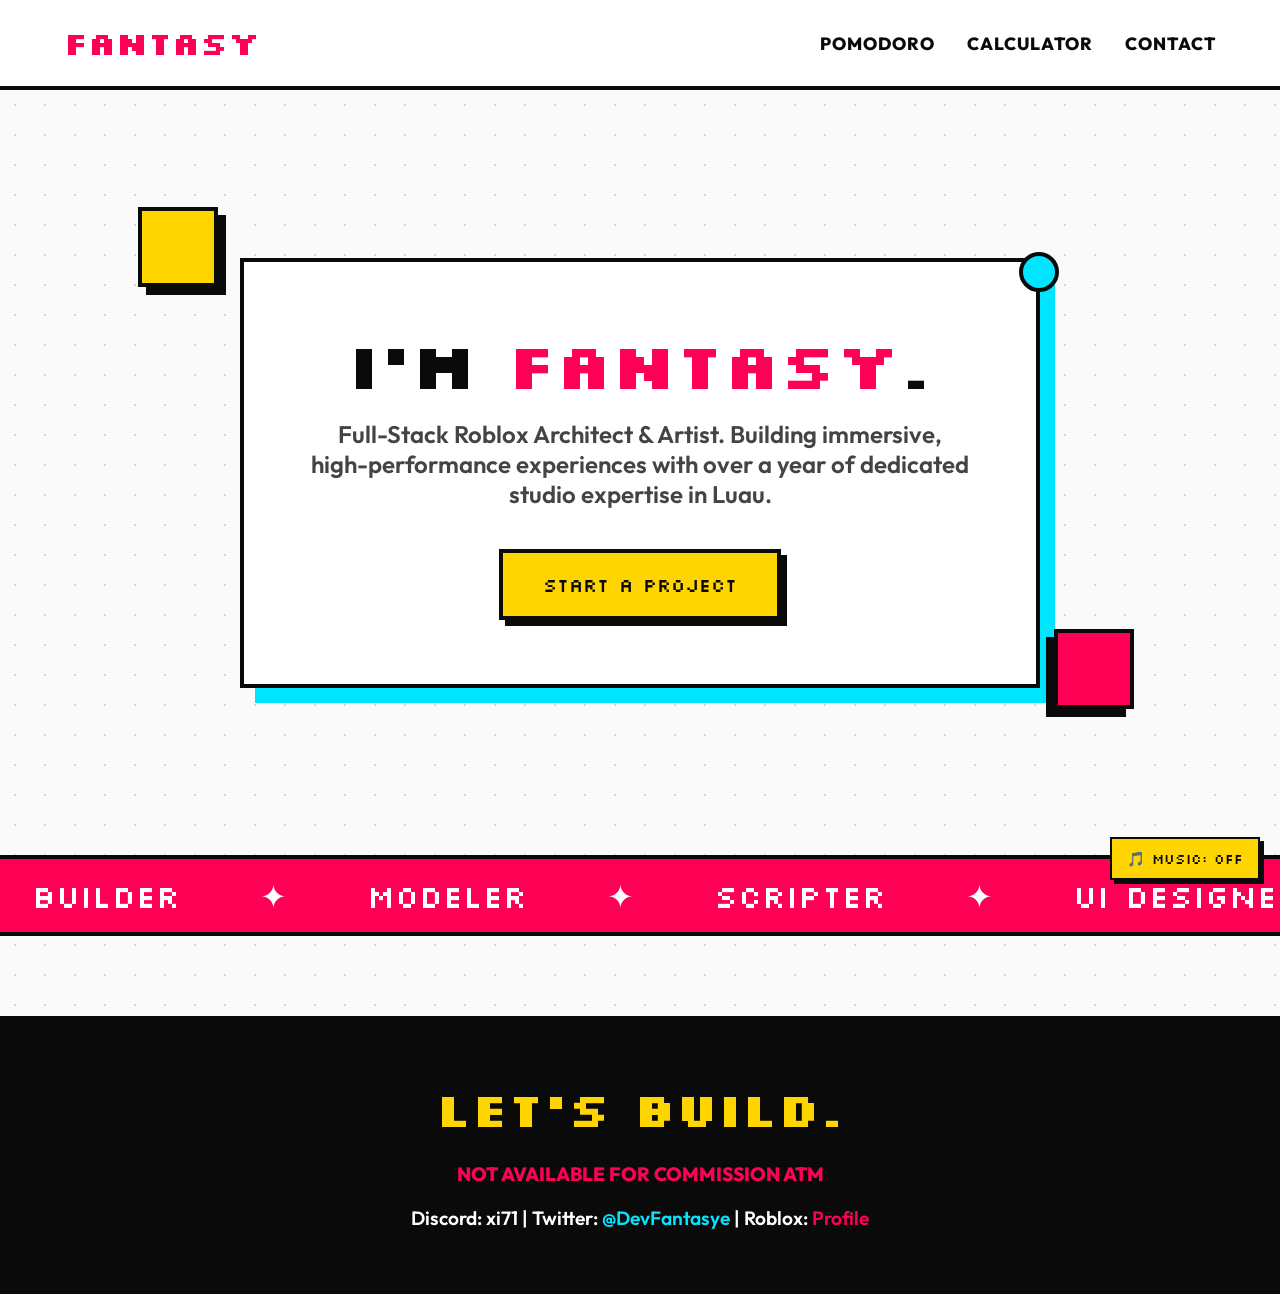
<file: index.html>
<!DOCTYPE html>
<html lang="en">
<head>
    <meta charset="UTF-8">
    <meta name="viewport" content="width=device-width, initial-scale=1.0">
    <title>Fantasy | Roblox Developer</title>
    <link href="https://fonts.googleapis.com/css2?family=Outfit:wght@400;600;800&family=Silkscreen:wght@400;700&display=swap" rel="stylesheet">
    <link rel="stylesheet" href="style.css">
</head>
<body>
    <nav>
        <a href="#" class="nav-logo pixel-font">FANTASY</a>
        <div class="nav-links">
            <a href="pomodoro.html">Pomodoro</a>
            <a href="calculator.html">Calculator</a>
            <a href="#contact">Contact</a>
        </div>
    </nav>

    <div class="deco-block deco-1"></div>
    <div class="deco-block deco-2"></div>
    <div class="deco-block deco-3"></div>

    <section class="hero">
        <div class="hero-content">
            <h1>I'm <span>Fantasy</span>.</h1>
            <p>Full-Stack Roblox Architect & Artist. Building immersive, high-performance experiences with over a year of dedicated studio expertise in Luau.</p>
            <a href="#contact" class="btn">Start a Project</a>
        </div>
    </section>

    <div class="marquee-container">
        <div class="marquee-content">
            <span>BUILDER</span> <span>✦</span>
            <span>MODELER</span> <span>✦</span>
            <span>SCRIPTER</span> <span>✦</span>
            <span>UI DESIGNER</span> <span>✦</span>
            <span>GAME DESIGNER</span> <span>✦</span>
            <span>PROGRAMMER</span> <span>✦</span>
            <span>VFX</span> <span>✦</span>
            <span>BUILDER</span> <span>✦</span>
            <span>MODELER</span> <span>✦</span>
            <span>SCRIPTER</span> <span>✦</span>
            <span>UI DESIGNER</span> <span>✦</span>
            <span>GAME DESIGNER</span> <span>✦</span>
            <span>PROGRAMMER</span> <span>✦</span>
            <span>VFX</span> <span>✦</span>
        </div>
    </div>

    <footer id="contact">
        <h2 class="pixel-font">Let's Build.</h2>
        <p style="color: var(--primary); font-weight: 800; text-transform: uppercase;">Not Available For Commission ATM</p>
        <br>
        <p>Discord: xi71 | Twitter: <a href="https://twitter.com/DevFantasye" target="_blank" style="color: var(--secondary); text-decoration: none;">@DevFantasye</a> | Roblox: <a href="https://www.roblox.com/users/5747767906/profile" target="_blank" style="color: var(--primary); text-decoration: none;">Profile</a></p>
    </footer>

    <button id="music-btn" class="music-toggle" onclick="toggleBGM()">🎵 MUSIC: OFF</button>

    <script src="music.js"></script>
    <script src="script.js"></script>
</body>
</html>
</file>
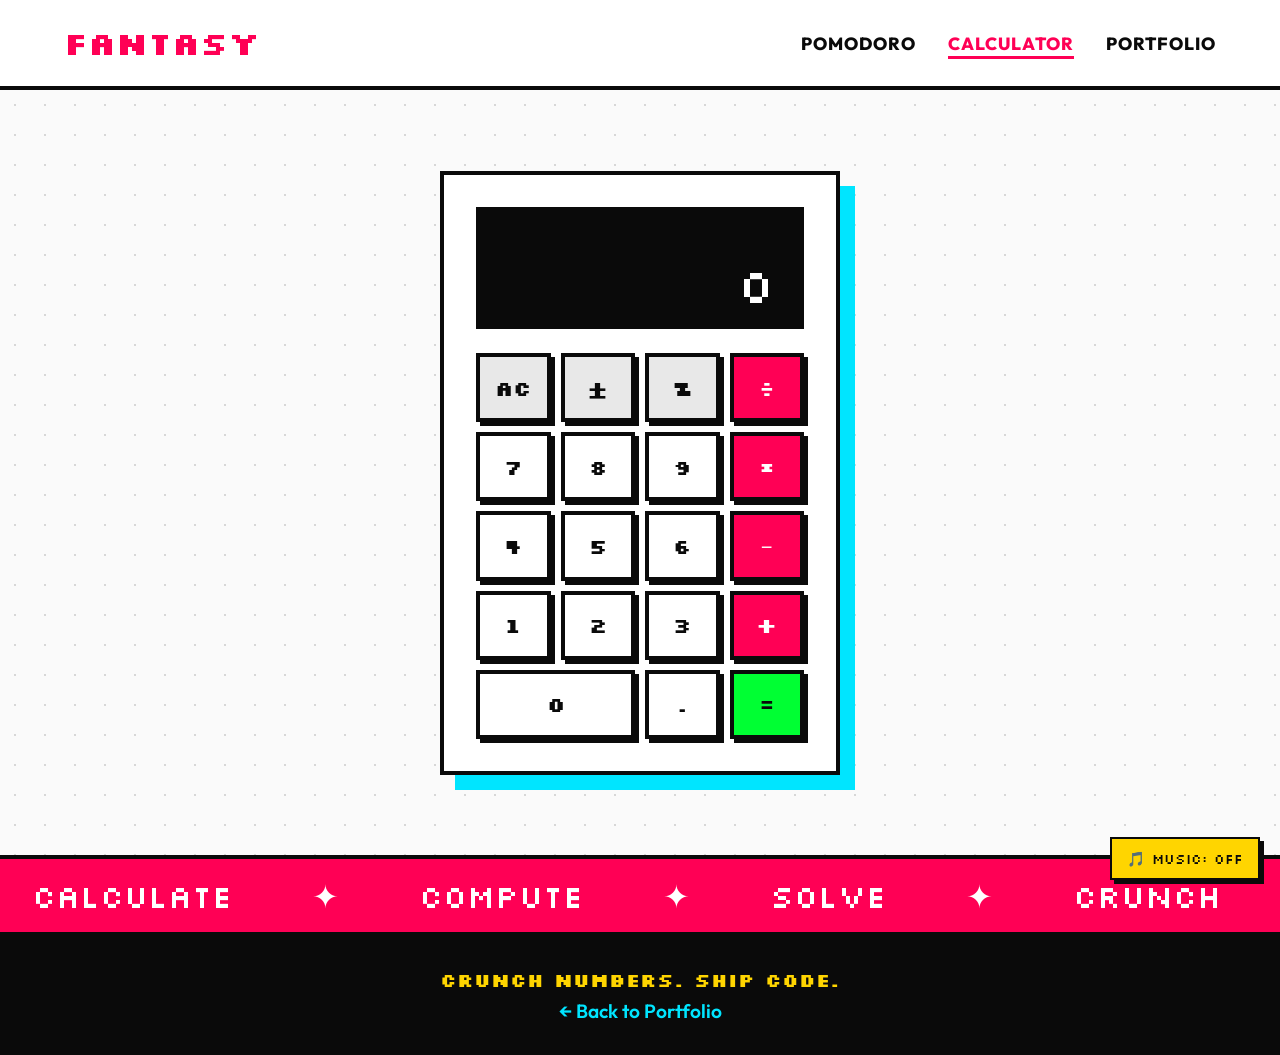
<file: calculator.html>
<!DOCTYPE html>
<html lang="en">
<head>
    <meta charset="UTF-8">
    <meta name="viewport" content="width=device-width, initial-scale=1.0">
    <title>Fantasy | Calculator</title>
    <meta name="description" content="Neo-Brutalist Calculator by Fantasy — crunch numbers in style.">
    <link href="https://fonts.googleapis.com/css2?family=Outfit:wght@400;600;800&family=Silkscreen:wght@400;700&display=swap" rel="stylesheet">
    <link rel="stylesheet" href="style.css">
    <link rel="stylesheet" href="calculator.css">
</head>
<body>
    <nav>
        <a href="index.html" class="nav-logo pixel-font">FANTASY</a>
        <div class="nav-links">
            <a href="pomodoro.html">Pomodoro</a>
            <a href="calculator.html" class="nav-active">Calculator</a>
            <a href="index.html">Portfolio</a>
        </div>
    </nav>

    <section class="calc-hero">
        <div class="calc-container">
            <!-- Display -->
            <div class="calc-display-wrap">
                <div class="calc-expression" id="calc-expression">&nbsp;</div>
                <div class="calc-display pixel-font" id="calc-display">0</div>
            </div>

            <!-- Button Grid -->
            <div class="calc-grid">
                <button class="calc-btn calc-fn" id="btn-clear" onclick="calcClear()">AC</button>
                <button class="calc-btn calc-fn" id="btn-sign" onclick="calcSign()">±</button>
                <button class="calc-btn calc-fn" id="btn-percent" onclick="calcPercent()">%</button>
                <button class="calc-btn calc-op" id="btn-divide" onclick="calcOp('/')">÷</button>

                <button class="calc-btn" id="btn-7" onclick="calcDigit('7')">7</button>
                <button class="calc-btn" id="btn-8" onclick="calcDigit('8')">8</button>
                <button class="calc-btn" id="btn-9" onclick="calcDigit('9')">9</button>
                <button class="calc-btn calc-op" id="btn-multiply" onclick="calcOp('*')">×</button>

                <button class="calc-btn" id="btn-4" onclick="calcDigit('4')">4</button>
                <button class="calc-btn" id="btn-5" onclick="calcDigit('5')">5</button>
                <button class="calc-btn" id="btn-6" onclick="calcDigit('6')">6</button>
                <button class="calc-btn calc-op" id="btn-subtract" onclick="calcOp('-')">−</button>

                <button class="calc-btn" id="btn-1" onclick="calcDigit('1')">1</button>
                <button class="calc-btn" id="btn-2" onclick="calcDigit('2')">2</button>
                <button class="calc-btn" id="btn-3" onclick="calcDigit('3')">3</button>
                <button class="calc-btn calc-op" id="btn-add" onclick="calcOp('+')">+</button>

                <button class="calc-btn calc-zero" id="btn-0" onclick="calcDigit('0')">0</button>
                <button class="calc-btn" id="btn-decimal" onclick="calcDecimal()">.</button>
                <button class="calc-btn calc-eq" id="btn-equals" onclick="calcEquals()">=</button>
            </div>
        </div>
    </section>

    <!-- Marquee -->
    <div class="marquee-container">
        <div class="marquee-content">
            <span>CALCULATE</span> <span>✦</span>
            <span>COMPUTE</span> <span>✦</span>
            <span>SOLVE</span> <span>✦</span>
            <span>CRUNCH</span> <span>✦</span>
            <span>MATH</span> <span>✦</span>
            <span>NUMBERS</span> <span>✦</span>
            <span>CALCULATE</span> <span>✦</span>
            <span>COMPUTE</span> <span>✦</span>
            <span>SOLVE</span> <span>✦</span>
            <span>CRUNCH</span> <span>✦</span>
            <span>MATH</span> <span>✦</span>
            <span>NUMBERS</span> <span>✦</span>
        </div>
    </div>

    <footer>
        <p class="pixel-font" style="color: var(--accent); font-size: 1.2rem;">Crunch Numbers. Ship Code.</p>
        <p style="margin-top: 0.5rem;"><a href="index.html" style="color: var(--secondary); text-decoration: none;">← Back to Portfolio</a></p>
    </footer>

    <button id="music-btn" class="music-toggle" onclick="toggleBGM()">🎵 MUSIC: OFF</button>

    <script src="music.js"></script>
    <script src="calculator.js"></script>
</body>
</html>
</file>
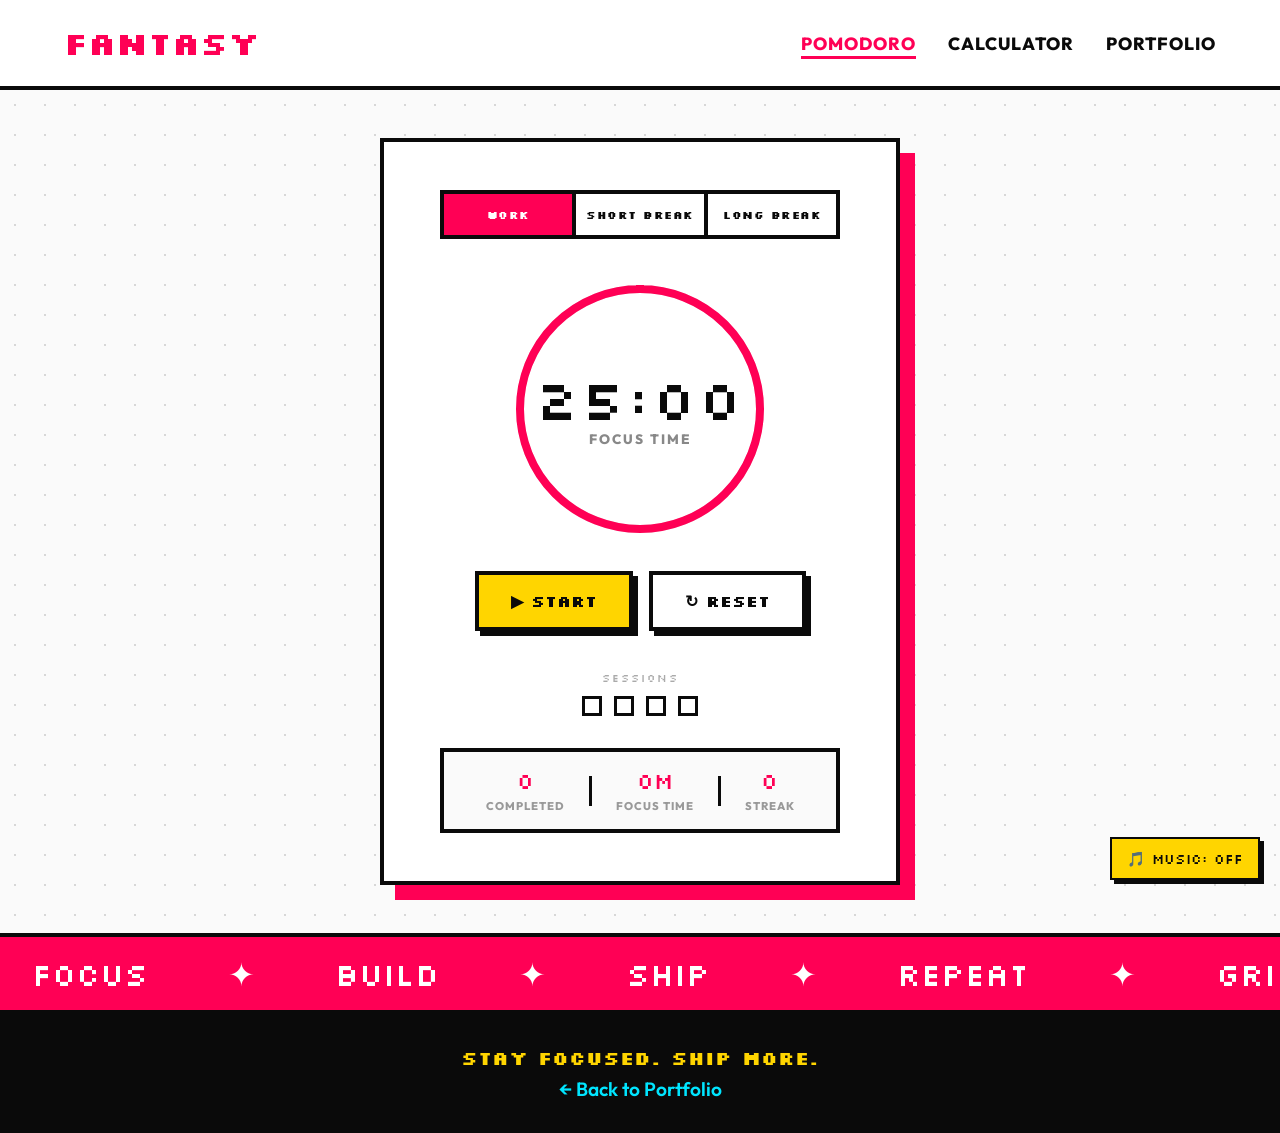
<file: pomodoro.html>
<!DOCTYPE html>
<html lang="en">
<head>
    <meta charset="UTF-8">
    <meta name="viewport" content="width=device-width, initial-scale=1.0">
    <title>Fantasy | Pomodoro Timer</title>
    <meta name="description" content="Neo-Brutalist Pomodoro Timer by Fantasy — stay focused, build more.">
    <link href="https://fonts.googleapis.com/css2?family=Outfit:wght@400;600;800&family=Silkscreen:wght@400;700&display=swap" rel="stylesheet">
    <link rel="stylesheet" href="style.css">
    <link rel="stylesheet" href="pomodoro.css">
</head>
<body>
    <nav>
        <a href="index.html" class="nav-logo pixel-font">FANTASY</a>
        <div class="nav-links">
            <a href="pomodoro.html" class="nav-active">Pomodoro</a>
            <a href="calculator.html">Calculator</a>
            <a href="index.html">Portfolio</a>
        </div>
    </nav>

    <section class="pomo-hero">
        <div class="pomo-container">
            <!-- Mode Selector Tabs -->
            <div class="pomo-tabs" id="pomo-tabs">
                <button class="pomo-tab active" data-mode="work" id="tab-work">WORK</button>
                <button class="pomo-tab" data-mode="short" id="tab-short">SHORT BREAK</button>
                <button class="pomo-tab" data-mode="long" id="tab-long">LONG BREAK</button>
            </div>

            <!-- Timer Display -->
            <div class="pomo-timer-wrap">
                <svg class="pomo-ring" viewBox="0 0 260 260" id="pomo-ring">
                    <circle class="pomo-ring-bg" cx="130" cy="130" r="120" />
                    <circle class="pomo-ring-progress" cx="130" cy="130" r="120" id="pomo-ring-progress" />
                </svg>
                <div class="pomo-time-display">
                    <span class="pomo-time pixel-font" id="pomo-time">25:00</span>
                    <span class="pomo-label" id="pomo-label">FOCUS TIME</span>
                </div>
            </div>

            <!-- Controls -->
            <div class="pomo-controls">
                <button class="pomo-btn pomo-btn-main" id="pomo-start" onclick="toggleTimer()">▶ START</button>
                <button class="pomo-btn pomo-btn-reset" id="pomo-reset" onclick="resetTimer()">↻ RESET</button>
            </div>

            <!-- Session Tracker -->
            <div class="pomo-sessions">
                <span class="pomo-sessions-label pixel-font">SESSIONS</span>
                <div class="pomo-dots" id="pomo-dots">
                    <span class="pomo-dot"></span>
                    <span class="pomo-dot"></span>
                    <span class="pomo-dot"></span>
                    <span class="pomo-dot"></span>
                </div>
            </div>

            <!-- Stats Bar -->
            <div class="pomo-stats">
                <div class="pomo-stat">
                    <span class="pomo-stat-value pixel-font" id="stat-completed">0</span>
                    <span class="pomo-stat-label">Completed</span>
                </div>
                <div class="pomo-stat-divider"></div>
                <div class="pomo-stat">
                    <span class="pomo-stat-value pixel-font" id="stat-total-time">0m</span>
                    <span class="pomo-stat-label">Focus Time</span>
                </div>
                <div class="pomo-stat-divider"></div>
                <div class="pomo-stat">
                    <span class="pomo-stat-value pixel-font" id="stat-streak">0</span>
                    <span class="pomo-stat-label">Streak</span>
                </div>
            </div>
        </div>
    </section>

    <!-- Motivational Marquee -->
    <div class="marquee-container pomo-marquee">
        <div class="marquee-content">
            <span>FOCUS</span> <span>✦</span>
            <span>BUILD</span> <span>✦</span>
            <span>SHIP</span> <span>✦</span>
            <span>REPEAT</span> <span>✦</span>
            <span>GRIND</span> <span>✦</span>
            <span>CREATE</span> <span>✦</span>
            <span>FOCUS</span> <span>✦</span>
            <span>BUILD</span> <span>✦</span>
            <span>SHIP</span> <span>✦</span>
            <span>REPEAT</span> <span>✦</span>
            <span>GRIND</span> <span>✦</span>
            <span>CREATE</span> <span>✦</span>
        </div>
    </div>

    <footer>
        <p class="pixel-font" style="color: var(--accent); font-size: 1.2rem;">Stay Focused. Ship More.</p>
        <p style="margin-top: 0.5rem;"><a href="index.html" style="color: var(--secondary); text-decoration: none;">← Back to Portfolio</a></p>
    </footer>

    <button id="music-btn" class="music-toggle" onclick="toggleBGM()">🎵 MUSIC: OFF</button>

    <script src="music.js"></script>
    <script src="pomodoro.js"></script>
</body>
</html>
</file>
<file: style.css>
:root {
            /* High Saturation Color Palette */
            --bg-color: #FAFAFA;
            --primary: #FF0055; /* Vibrant Pink/Red */
            --secondary: #00E5FF; /* Hyper Cyan */
            --accent: #FFD500; /* Pure Yellow */
            --grass: #00FF33; /* Neon Green */
            --black: #0A0A0A;
            --white: #FFFFFF;
            
            --border-width: 4px;
        }

        * {
            margin: 0;
            padding: 0;
            box-sizing: border-box;
            /* Playful custom cursor */
            cursor: url('data:image/svg+xml;utf8,<svg xmlns="http://www.w3.org/2000/svg" width="24" height="24" viewBox="0 0 24 24"><path fill="%23FFD500" stroke="%230A0A0A" stroke-width="2" d="M2,2 L16,8 L10,10 L16,18 L12,20 L7,12 L2,16 Z"/></svg>') 0 0, auto;
        }

        body {
            background-color: var(--bg-color);
            color: var(--black);
            font-family: 'Outfit', sans-serif;
            overflow-x: hidden;
            /* Subtle dot grid for technical/studio feel */
            background-image: radial-gradient(rgba(10,10,10,0.15) 1px, transparent 1px);
            background-size: 30px 30px;
        }

        /* Typography */
        h1, h2, h3, .pixel-font {
            font-family: 'Silkscreen', cursive;
            line-height: 1.2;
            text-transform: uppercase;
        }

        /* Navigation */
        nav {
            background-color: var(--white);
            padding: 1.5rem 5%;
            display: flex;
            justify-content: space-between;
            align-items: center;
            border-bottom: var(--border-width) solid var(--black);
            position: sticky;
            top: 0;
            z-index: 100;
        }

        .nav-logo {
            font-size: 2rem;
            color: var(--primary);
            text-decoration: none;
            font-weight: bold;
            position: relative;
        }
        


        .nav-links {
            display: flex;
            gap: 2rem;
        }

        .nav-links a {
            color: var(--black);
            text-decoration: none;
            font-family: 'Outfit', sans-serif;
            font-weight: 800;
            font-size: 1.1rem;
            text-transform: uppercase;
            letter-spacing: 1px;
            position: relative;
            transition: 0.2s;
        }

        .nav-links a:hover {
            color: var(--secondary);
        }

        .nav-links a.nav-active {
            color: var(--primary);
        }
        .nav-links a.nav-active::after {
            content: '';
            position: absolute;
            bottom: -4px;
            left: 0;
            right: 0;
            height: 3px;
            background: var(--primary);
        }

        /* Hero Section */
        .hero {
            min-height: 85vh;
            display: flex;
            justify-content: center;
            align-items: center;
            padding: 0 5%;
            position: relative;
        }

        .hero-content {
            background: var(--white);
            border: var(--border-width) solid var(--black);
            padding: 4rem;
            box-shadow: 15px 15px 0 var(--secondary);
            max-width: 800px;
            text-align: center;
            position: relative;
            z-index: 2;
        }

        .hero h1 {
            font-size: clamp(3rem, 5vw, 5rem);
            margin-bottom: 1rem;
        }
        
        .hero h1 span {
            color: var(--primary);
        }

        .hero p {
            font-size: 1.5rem;
            font-weight: 600;
            color: #444;
            margin-bottom: 2.5rem;
        }

        .btn {
            font-family: 'Silkscreen', cursive;
            font-size: 1.2rem;
            background-color: var(--accent);
            color: var(--black);
            padding: 1.2rem 2.5rem;
            text-decoration: none;
            border: var(--border-width) solid var(--black);
            box-shadow: 6px 6px 0 var(--black);
            transition: transform 0.1s, box-shadow 0.1s;
            display: inline-block;
        }

        .btn:active {
            transform: translate(6px, 6px);
            box-shadow: 0px 0px 0 var(--black);
        }

        /* Floating decoration */
        .deco-block {
            position: absolute;
            width: 80px;
            height: 80px;
            border: var(--border-width) solid var(--black);
            background: var(--grass);
            z-index: 10;
            cursor: move;
        }
        .deco-1 { top: 20%; left: 10%; background: var(--accent); box-shadow: 8px 8px 0 var(--black); }
        .deco-2 { bottom: 20%; right: 10%; background: var(--primary); box-shadow: -8px 8px 0 var(--black); }
        .deco-3 { top: 30%; right: 15%; width: 40px; height: 40px; background: var(--secondary); border-radius: 50%; }

        /* Portfolio Grid */
        .section-container {
            padding: 5rem 5%;
        }

        .section-title {
            font-size: 3rem;
            margin-bottom: 3rem;
            display: inline-block;
            background: var(--black);
            color: var(--white);
            padding: 10px 20px;
            transform: rotate(-2deg);
        }

        .grid {
            display: grid;
            grid-template-columns: repeat(auto-fit, minmax(350px, 1fr));
            gap: 3rem;
        }

        .card {
            background: var(--white);
            border: var(--border-width) solid var(--black);
            box-shadow: 12px 12px 0 var(--black);
            padding: 1.5rem;
            transition: transform 0.2s, box-shadow 0.2s;
        }

        .card:hover {
            transform: translate(-5px, -5px);
            box-shadow: 17px 17px 0 var(--primary);
        }

        .card-img {
            width: 100%;
            height: 250px;
            object-fit: cover;
            border: var(--border-width) solid var(--black);
            margin-bottom: 1.5rem;
            display: block;
            background-color: var(--black);
        }

        /* Marquee */
        .marquee-container {
            background: var(--primary);
            color: var(--white);
            border-top: var(--border-width) solid var(--black);
            border-bottom: var(--border-width) solid var(--black);
            overflow: hidden;
            white-space: nowrap;
            padding: 1rem 0;
            position: relative;
            z-index: 10;
        }

        .marquee-content {
            display: inline-block;
            animation: marquee 20s linear infinite;
            font-family: 'Silkscreen', cursive;
            font-size: 2rem;
            text-transform: uppercase;
        }

        .marquee-content span {
            margin: 0 2rem;
        }

        @keyframes marquee {
            0% { transform: translateX(0); }
            100% { transform: translateX(-50%); }
        }

        .card h3 {
            font-size: 1.8rem;
            margin-bottom: 0.5rem;
            color: var(--black);
        }

        .card p {
            font-size: 1.1rem;
            color: #555;
            margin-bottom: 1.5rem;
            line-height: 1.5;
        }

        .tags {
            display: flex;
            gap: 10px;
            flex-wrap: wrap;
        }

        .tag {
            background: var(--white);
            border: 2px solid var(--black);
            padding: 5px 12px;
            font-weight: 800;
            font-size: 0.9rem;
            text-transform: uppercase;
        }
        
        .tag.design { background: var(--secondary); }
        .tag.code { background: var(--grass); }
        .tag.ui { background: var(--primary); color: white; }

        /* Footer */
        footer {
            background: var(--black);
            color: var(--white);
            padding: 4rem 5%;
            text-align: center;
            margin-top: 5rem;
        }

        footer h2 {
            color: var(--accent);
            font-size: 3rem;
            margin-bottom: 1.5rem;
        }

        footer p {
            font-size: 1.2rem;
            font-weight: 600;
        }

        /* Music Toggle Button */
        .music-toggle {
            position: fixed;
            bottom: 20px;
            right: 20px;
            background: var(--accent);
            border: 2px solid var(--black);
            padding: 10px 15px;
            font-family: 'Silkscreen', cursive;
            font-size: 0.9rem;
            color: var(--black);
            cursor: inherit;
            z-index: 10000;
            box-shadow: 4px 4px 0 var(--black);
            transition: 0.1s;
        }
        .music-toggle:active {
            transform: translate(4px, 4px);
            box-shadow: 0 0 0 var(--black);
        }

        /* Mobile Responsiveness — Tablets & small laptops */
        @media (max-width: 768px) {
            nav {
                flex-direction: column;
                gap: 0.75rem;
                padding: 1rem;
            }
            .nav-logo {
                font-size: 1.6rem;
            }
            .nav-links {
                gap: 1rem;
            }
            .nav-links a {
                font-size: 0.9rem;
                /* Touch-friendly minimum tap target */
                padding: 6px 4px;
            }
            .hero {
                min-height: 70vh;
                padding: 0 4%;
            }
            .hero-content {
                padding: 2.5rem 1.5rem;
                box-shadow: 8px 8px 0 var(--secondary);
                width: 100%;
            }
            .hero h1 {
                font-size: 2.5rem;
            }
            .hero p {
                font-size: 1.1rem;
                margin-bottom: 2rem;
            }
            .btn {
                font-size: 1rem;
                padding: 1rem 2rem;
                /* Ensure minimum touch target of 44px */
                min-height: 44px;
            }
            .deco-block {
                display: none; /* Hide throwable blocks on mobile */
            }
            .marquee-content {
                font-size: 1.4rem;
            }
            .marquee-content span {
                margin: 0 1rem;
            }
            .section-title {
                font-size: 2rem;
            }
            .grid {
                grid-template-columns: 1fr;
                gap: 2rem;
            }
            footer {
                padding: 3rem 1.5rem;
                margin-top: 3rem;
            }
            footer h2 {
                font-size: 2rem;
            }
            footer p {
                font-size: 0.95rem;
                line-height: 1.8;
                word-break: break-word;
            }
            .music-toggle {
                bottom: 10px;
                right: 10px;
                font-size: 0.75rem;
                padding: 10px 14px;
                min-height: 44px;
                min-width: 44px;
            }
        }

        /* Small phones */
        @media (max-width: 480px) {
            nav {
                padding: 0.75rem;
            }
            .nav-logo {
                font-size: 1.3rem;
            }
            .hero {
                min-height: 60vh;
                padding: 0 3%;
            }
            .hero-content {
                padding: 1.75rem 1.25rem;
                box-shadow: 6px 6px 0 var(--secondary);
            }
            .hero h1 {
                font-size: 1.8rem;
            }
            .hero p {
                font-size: 0.95rem;
                margin-bottom: 1.5rem;
            }
            .btn {
                font-size: 0.85rem;
                padding: 0.9rem 1.5rem;
                width: 100%;
                text-align: center;
            }
            .marquee-content {
                font-size: 1rem;
            }
            .marquee-content span {
                margin: 0 0.6rem;
            }
            footer h2 {
                font-size: 1.5rem;
            }
            footer p {
                font-size: 0.85rem;
                line-height: 2;
            }
            /* Stack contact links vertically on very small screens */
            footer p a {
                display: inline;
            }
        }
</file>
<file: calculator.css>
/* ============================================
   CALCULATOR PAGE — Neo-Brutalist Extension
   ============================================ */

/* Hero Layout */
.calc-hero {
    min-height: 85vh;
    display: flex;
    justify-content: center;
    align-items: center;
    padding: 3rem 5%;
}

.calc-container {
    background: var(--white);
    border: var(--border-width) solid var(--black);
    box-shadow: 15px 15px 0 var(--secondary);
    padding: 2rem;
    max-width: 400px;
    width: 100%;
    position: relative;
    z-index: 2;
}

/* Display */
.calc-display-wrap {
    background: var(--black);
    border: var(--border-width) solid var(--black);
    padding: 1.5rem 1.5rem 1rem;
    margin-bottom: 1.5rem;
    text-align: right;
    position: relative;
    overflow: hidden;
}

.calc-expression {
    font-family: 'Outfit', sans-serif;
    font-size: 0.95rem;
    font-weight: 600;
    color: #888;
    min-height: 1.4em;
    letter-spacing: 1px;
    margin-bottom: 0.3rem;
    white-space: nowrap;
    overflow: hidden;
    text-overflow: ellipsis;
}

.calc-display {
    font-size: 3rem;
    color: var(--white);
    line-height: 1;
    letter-spacing: 2px;
    white-space: nowrap;
    overflow: hidden;
    text-overflow: ellipsis;
    transition: transform 0.08s ease;
}

/* Punch animation on keypress */
.calc-display.punch {
    transform: scale(1.06);
}

/* Button Grid */
.calc-grid {
    display: grid;
    grid-template-columns: repeat(4, 1fr);
    gap: 10px;
}

.calc-btn {
    font-family: 'Silkscreen', cursive;
    font-size: 1.3rem;
    padding: 1.1rem 0;
    background: var(--white);
    color: var(--black);
    border: var(--border-width) solid var(--black);
    box-shadow: 4px 4px 0 var(--black);
    cursor: inherit;
    transition: transform 0.08s, box-shadow 0.08s, background 0.1s;
    font-weight: 700;
    text-align: center;
    user-select: none;
    -webkit-user-select: none;
}

.calc-btn:active {
    transform: translate(4px, 4px);
    box-shadow: 0 0 0 var(--black);
}

/* Function buttons (AC, ±, %) */
.calc-fn {
    background: #e8e8e8;
}

.calc-fn:hover {
    background: #d5d5d5;
}

/* Operator buttons */
.calc-op {
    background: var(--primary);
    color: var(--white);
}

.calc-op:hover {
    background: #e0004b;
}

.calc-op.active-op {
    background: var(--accent);
    color: var(--black);
    box-shadow: 4px 4px 0 var(--primary);
}

/* Zero button spans 2 columns */
.calc-zero {
    grid-column: span 2;
}

/* Equals button */
.calc-eq {
    background: var(--grass);
    color: var(--black);
}

.calc-eq:hover {
    background: #00dd2c;
}

/* Number buttons hover */
.calc-btn:not(.calc-fn):not(.calc-op):not(.calc-eq):hover {
    background: #f5f5f5;
}

/* Error shake animation */
@keyframes calc-shake {
    0%, 100% { transform: translateX(0); }
    20% { transform: translateX(-6px); }
    40% { transform: translateX(6px); }
    60% { transform: translateX(-4px); }
    80% { transform: translateX(4px); }
}

.calc-display-wrap.error {
    animation: calc-shake 0.4s ease;
}

/* Result flash */
@keyframes calc-flash {
    0% { background: var(--black); }
    50% { background: #1a1a2e; }
    100% { background: var(--black); }
}

.calc-display-wrap.flash {
    animation: calc-flash 0.3s ease;
}

/* Footer override */
body:has(.calc-hero) footer {
    margin-top: 0;
    padding: 2rem 5%;
}

/* ============================================
   RESPONSIVE
   ============================================ */
@media (max-width: 768px) {
    .calc-hero {
        min-height: auto;
        padding: 2rem 4%;
    }

    .calc-container {
        padding: 1.5rem;
        box-shadow: 8px 8px 0 var(--secondary);
    }

    .calc-display {
        font-size: 2.5rem;
    }

    .calc-btn {
        font-size: 1.1rem;
        padding: 1rem 0;
        min-height: 50px;
    }

    .calc-grid {
        gap: 8px;
    }
}

@media (max-width: 480px) {
    .calc-container {
        padding: 1rem;
        box-shadow: 6px 6px 0 var(--secondary);
    }

    .calc-display-wrap {
        padding: 1.2rem 1rem 0.8rem;
        margin-bottom: 1rem;
    }

    .calc-display {
        font-size: 2rem;
    }

    .calc-expression {
        font-size: 0.8rem;
    }

    .calc-btn {
        font-size: 0.95rem;
        padding: 0.85rem 0;
        min-height: 48px;
        box-shadow: 3px 3px 0 var(--black);
    }

    .calc-btn:active {
        transform: translate(3px, 3px);
        box-shadow: 0 0 0 var(--black);
    }

    .calc-grid {
        gap: 6px;
    }
}
</file>
<file: pomodoro.css>
/* ============================================
   POMODORO PAGE — Neo-Brutalist Extension
   ============================================ */

/* Hero Layout */
.pomo-hero {
    min-height: 85vh;
    display: flex;
    justify-content: center;
    align-items: center;
    padding: 3rem 5%;
}

.pomo-container {
    background: var(--white);
    border: var(--border-width) solid var(--black);
    box-shadow: 15px 15px 0 var(--primary);
    padding: 3rem 3.5rem;
    max-width: 520px;
    width: 100%;
    text-align: center;
    position: relative;
    z-index: 2;
}

/* Tabs */
.pomo-tabs {
    display: flex;
    gap: 0;
    margin-bottom: 2.5rem;
    border: var(--border-width) solid var(--black);
    overflow: hidden;
}

.pomo-tab {
    flex: 1;
    padding: 0.8rem 0.5rem;
    font-family: 'Silkscreen', cursive;
    font-size: 0.7rem;
    background: var(--white);
    border: none;
    border-right: var(--border-width) solid var(--black);
    cursor: inherit;
    text-transform: uppercase;
    letter-spacing: 0.5px;
    transition: background 0.15s, color 0.15s;
    color: var(--black);
    font-weight: 700;
}

.pomo-tab:last-child {
    border-right: none;
}

.pomo-tab:hover {
    background: #f0f0f0;
}

.pomo-tab.active {
    background: var(--black);
    color: var(--white);
}

.pomo-tab[data-mode="work"].active {
    background: var(--primary);
    color: var(--white);
}

.pomo-tab[data-mode="short"].active {
    background: var(--secondary);
    color: var(--black);
}

.pomo-tab[data-mode="long"].active {
    background: var(--grass);
    color: var(--black);
}

/* Timer Ring */
.pomo-timer-wrap {
    position: relative;
    width: 260px;
    height: 260px;
    margin: 0 auto 2rem;
}

.pomo-ring {
    width: 100%;
    height: 100%;
    transform: rotate(-90deg);
}

.pomo-ring-bg {
    fill: none;
    stroke: #e8e8e8;
    stroke-width: 8;
}

.pomo-ring-progress {
    fill: none;
    stroke: var(--primary);
    stroke-width: 8;
    stroke-linecap: square;
    stroke-dasharray: 753.98; /* 2 * PI * 120 */
    stroke-dashoffset: 0;
    transition: stroke-dashoffset 0.4s ease, stroke 0.3s ease;
}

.pomo-time-display {
    position: absolute;
    inset: 0;
    display: flex;
    flex-direction: column;
    justify-content: center;
    align-items: center;
    gap: 0.3rem;
}

.pomo-time {
    font-size: 3.5rem;
    color: var(--black);
    letter-spacing: 4px;
    line-height: 1;
}

.pomo-label {
    font-family: 'Outfit', sans-serif;
    font-size: 0.85rem;
    font-weight: 800;
    text-transform: uppercase;
    letter-spacing: 2px;
    color: #888;
}

/* Controls */
.pomo-controls {
    display: flex;
    gap: 1rem;
    justify-content: center;
    margin-bottom: 2.5rem;
}

.pomo-btn {
    font-family: 'Silkscreen', cursive;
    font-size: 1rem;
    padding: 1rem 2rem;
    border: var(--border-width) solid var(--black);
    cursor: inherit;
    text-transform: uppercase;
    transition: transform 0.1s, box-shadow 0.1s;
    font-weight: 700;
    min-width: 140px;
}

.pomo-btn-main {
    background: var(--accent);
    color: var(--black);
    box-shadow: 5px 5px 0 var(--black);
}

.pomo-btn-main:active {
    transform: translate(5px, 5px);
    box-shadow: 0 0 0 var(--black);
}

.pomo-btn-main.running {
    background: var(--primary);
    color: var(--white);
}

.pomo-btn-reset {
    background: var(--white);
    color: var(--black);
    box-shadow: 5px 5px 0 var(--black);
}

.pomo-btn-reset:active {
    transform: translate(5px, 5px);
    box-shadow: 0 0 0 var(--black);
}

/* Session Dots */
.pomo-sessions {
    margin-bottom: 2rem;
}

.pomo-sessions-label {
    display: block;
    font-size: 0.7rem;
    color: #aaa;
    margin-bottom: 0.75rem;
    letter-spacing: 2px;
}

.pomo-dots {
    display: flex;
    justify-content: center;
    gap: 0.75rem;
}

.pomo-dot {
    width: 20px;
    height: 20px;
    border: 3px solid var(--black);
    background: var(--white);
    transition: background 0.3s, transform 0.3s, box-shadow 0.3s;
}

.pomo-dot.filled {
    background: var(--primary);
    box-shadow: 3px 3px 0 var(--black);
    transform: scale(1.15);
}

/* Stats Bar */
.pomo-stats {
    display: flex;
    align-items: center;
    justify-content: center;
    gap: 1.5rem;
    border: var(--border-width) solid var(--black);
    padding: 1rem;
    background: #fafafa;
}

.pomo-stat {
    display: flex;
    flex-direction: column;
    gap: 0.25rem;
}

.pomo-stat-value {
    font-size: 1.4rem;
    color: var(--primary);
}

.pomo-stat-label {
    font-family: 'Outfit', sans-serif;
    font-size: 0.7rem;
    font-weight: 800;
    text-transform: uppercase;
    letter-spacing: 1px;
    color: #999;
}

.pomo-stat-divider {
    width: 3px;
    height: 30px;
    background: var(--black);
}

/* Marquee spacing override */
.pomo-marquee {
    margin-top: 0;
}

/* Footer override for Pomodoro */
body:has(.pomo-hero) footer {
    margin-top: 0;
    padding: 2rem 5%;
}

/* ============================================
   PULSE ANIMATION ON RUNNING
   ============================================ */
@keyframes pulse-ring {
    0%, 100% { opacity: 1; }
    50% { opacity: 0.7; }
}

.pomo-timer-wrap.running .pomo-ring-progress {
    animation: pulse-ring 2s ease-in-out infinite;
}

/* Completion flash */
@keyframes flash-complete {
    0% { box-shadow: 15px 15px 0 var(--primary); }
    25% { box-shadow: 15px 15px 0 var(--accent); }
    50% { box-shadow: 15px 15px 0 var(--grass); }
    75% { box-shadow: 15px 15px 0 var(--secondary); }
    100% { box-shadow: 15px 15px 0 var(--primary); }
}

.pomo-container.flash {
    animation: flash-complete 0.6s ease 3;
}

/* ============================================
   RESPONSIVE
   ============================================ */
@media (max-width: 768px) {
    .pomo-hero {
        min-height: auto;
        padding: 2rem 4%;
    }

    .pomo-container {
        padding: 2rem 1.5rem;
        box-shadow: 8px 8px 0 var(--primary);
    }

    .pomo-tab {
        font-size: 0.6rem;
        padding: 0.7rem 0.25rem;
    }

    .pomo-timer-wrap {
        width: 220px;
        height: 220px;
    }

    .pomo-time {
        font-size: 2.8rem;
    }

    .pomo-btn {
        font-size: 0.85rem;
        padding: 0.85rem 1.5rem;
        min-width: 110px;
        min-height: 44px;
    }

    .pomo-stats {
        gap: 1rem;
        padding: 0.8rem;
    }

    .pomo-stat-value {
        font-size: 1.1rem;
    }

    .pomo-stat-label {
        font-size: 0.6rem;
    }
}

@media (max-width: 480px) {
    .pomo-container {
        padding: 1.5rem 1rem;
        box-shadow: 6px 6px 0 var(--primary);
    }

    .pomo-tabs {
        margin-bottom: 1.5rem;
    }

    .pomo-tab {
        font-size: 0.55rem;
        padding: 0.6rem 0.2rem;
    }

    .pomo-timer-wrap {
        width: 190px;
        height: 190px;
        margin-bottom: 1.5rem;
    }

    .pomo-time {
        font-size: 2.2rem;
    }

    .pomo-label {
        font-size: 0.7rem;
    }

    .pomo-controls {
        flex-direction: column;
        align-items: center;
        gap: 0.75rem;
        margin-bottom: 1.5rem;
    }

    .pomo-btn {
        width: 100%;
        min-width: unset;
    }

    .pomo-stats {
        gap: 0.75rem;
    }
}
</file>
